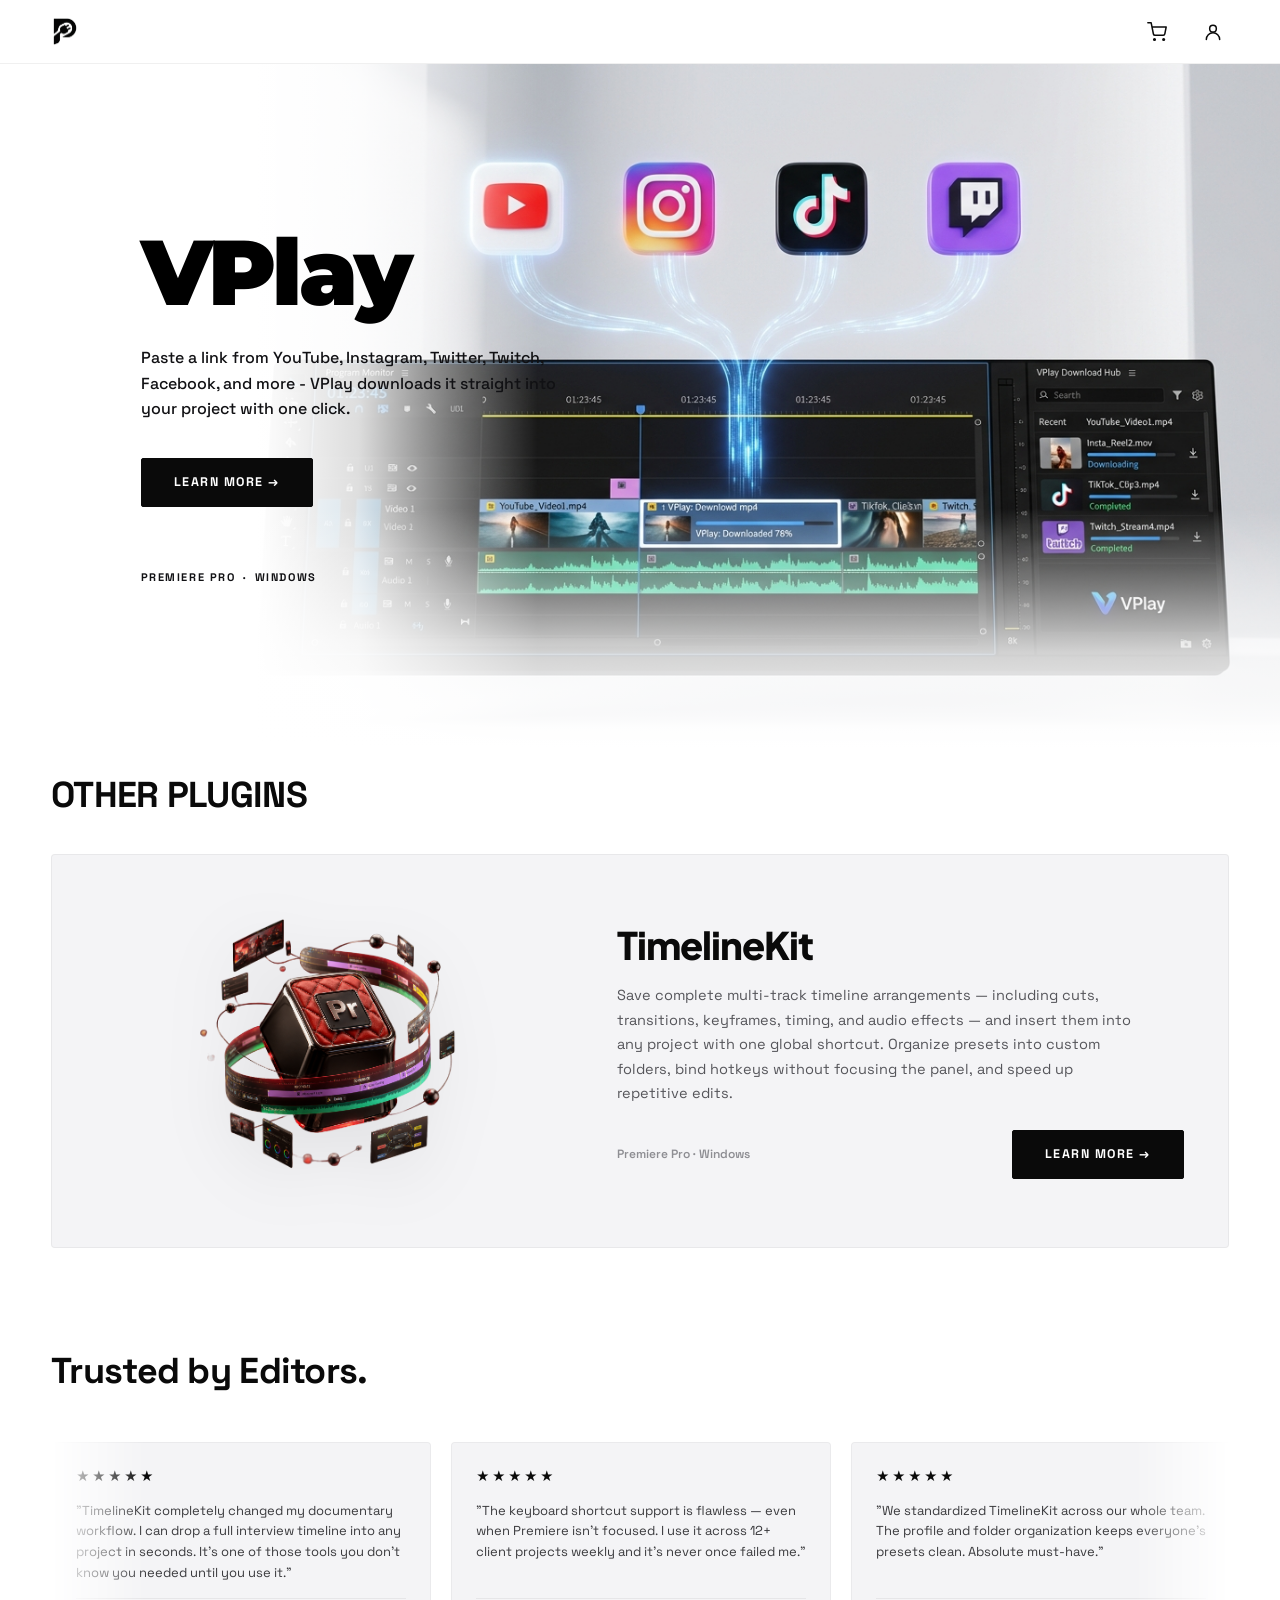
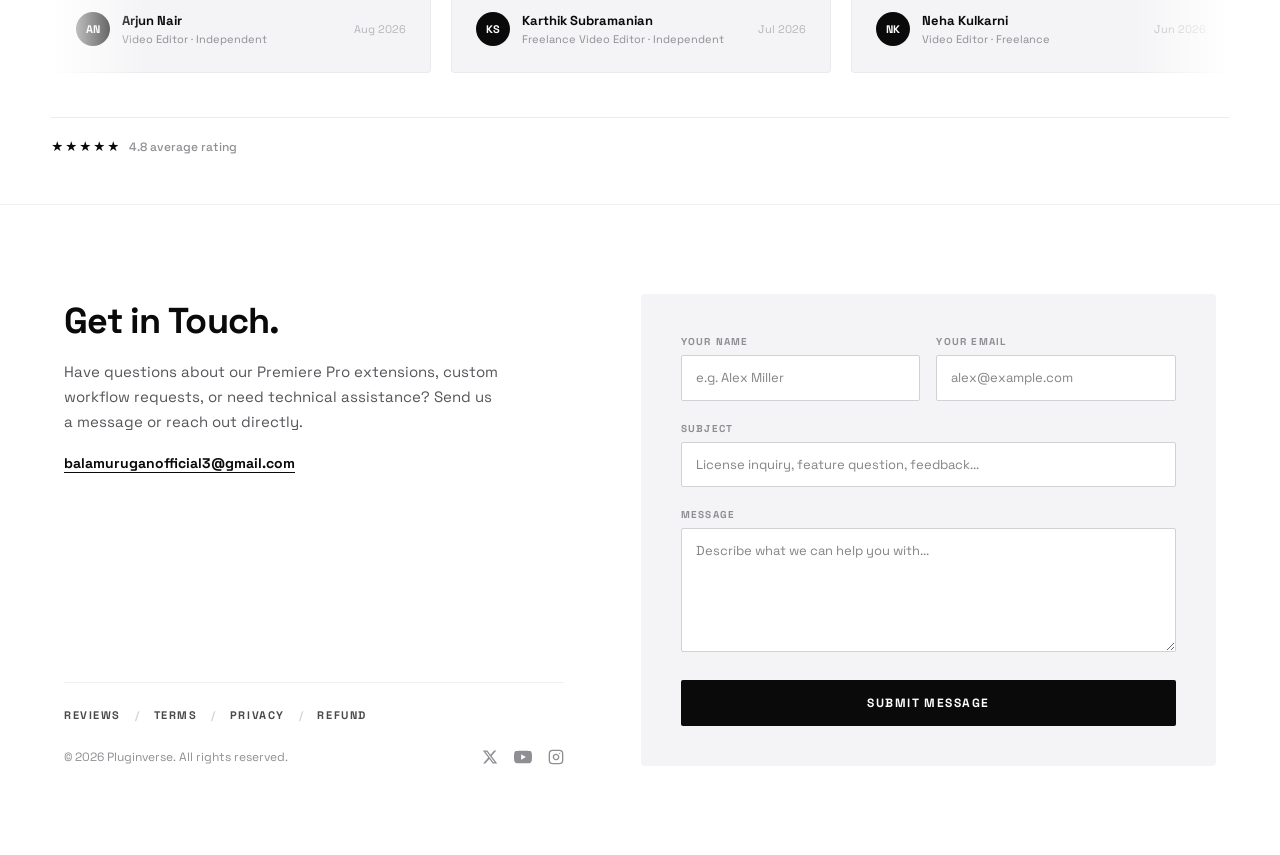
<file: index.html>
<!doctype html>
<html lang="en">
  <head>
    
    <meta charset="UTF-8" />
    <meta name="viewport" content="width=device-width, initial-scale=1.0" />
    <link rel="icon" type="image/png" href="/pluginverse-logo.png" />
    <meta name="theme-color" content="#08090b" />
    <title>Pluginverse</title>
    <script src="https://cdn.paddle.com/paddle/v2/paddle.js"></script>
    
    <meta name="description" content="Discover and purchase Premiere Pro plugins in a streamlined, single-page store featuring a manual carousel for showcasing products.">
    <meta name="robots" content="noindex, nofollow">
    <meta property="og:title" content="Figma Make App">
    <meta property="og:description" content="Discover and purchase Premiere Pro plugins in a streamlined, single-page store featuring a manual carousel for showcasing products.">
    <script type="module" crossorigin src="/assets/index-BxMz9xSy.js"></script>
    <link rel="stylesheet" crossorigin href="/assets/index-x8Dbnsmu.css">
  </head>
  <body>
    
    <div id="root"></div>
    
  </body>
</html>
</file>
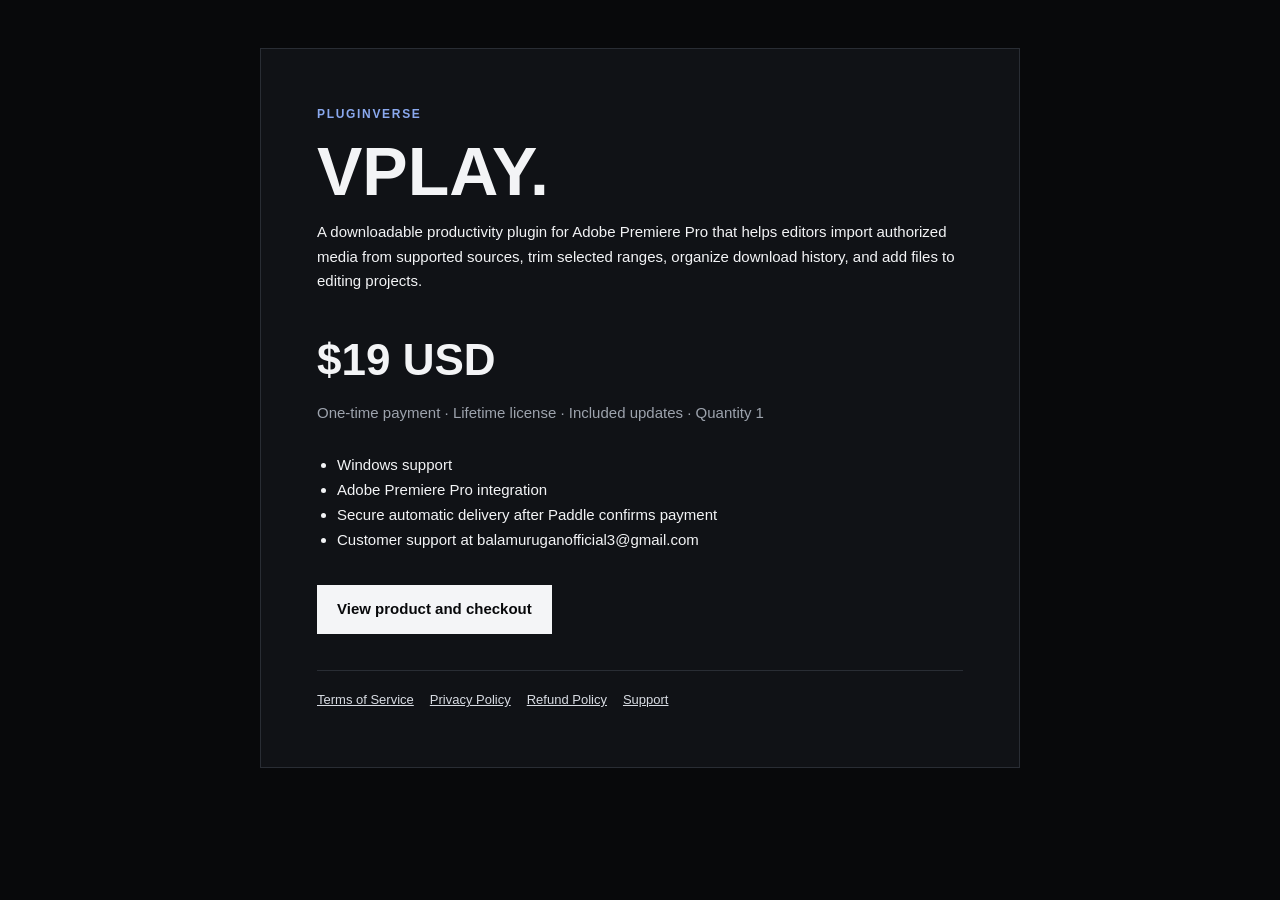
<file: pricing/index.html>
<!doctype html>
<html lang="en">
  <head>
    <meta charset="UTF-8" />
    <meta name="viewport" content="width=device-width, initial-scale=1.0" />
    <meta name="description" content="Pluginverse VPlay pricing: one-time $19 purchase for Windows." />
    <title>VPlay Pricing | Pluginverse</title>
    <style>
      * { box-sizing: border-box; }
      body { margin: 0; min-height: 100vh; padding: 48px 20px; background: #08090b; color: #f3f4f6; font: 15px/1.65 Arial, sans-serif; }
      main { width: min(760px, 100%); margin: 0 auto; background: #101216; border: 1px solid #292d34; padding: clamp(24px, 6vw, 56px); }
      h1 { margin: 0; font-size: clamp(36px, 8vw, 68px); line-height: 1; }
      .eyebrow { margin: 0 0 12px; color: #8aa9ef; font-size: 12px; font-weight: 700; letter-spacing: .14em; }
      .price { margin: 30px 0 4px; font-size: 44px; font-weight: 800; }
      .license { margin: 0 0 28px; color: #9da3ad; }
      ul { padding-left: 20px; }
      a.button { display: inline-block; margin-top: 18px; padding: 12px 20px; background: #f4f5f7; color: #08090b; font-weight: 700; text-decoration: none; }
      footer { margin-top: 36px; padding-top: 18px; border-top: 1px solid #292d34; display: flex; flex-wrap: wrap; gap: 16px; font-size: 13px; }
      footer a { color: #d8dce3; }
    </style>
  </head>
  <body>
    <main>
      <p class="eyebrow">PLUGINVERSE</p>
      <h1>VPLAY.</h1>
      <p>A downloadable productivity plugin for Adobe Premiere Pro that helps editors import authorized media from supported sources, trim selected ranges, organize download history, and add files to editing projects.</p>
      <p class="price">$19 USD</p>
      <p class="license">One-time payment · Lifetime license · Included updates · Quantity 1</p>
      <ul>
        <li>Windows support</li>
        <li>Adobe Premiere Pro integration</li>
        <li>Secure automatic delivery after Paddle confirms payment</li>
        <li>Customer support at balamuruganofficial3@gmail.com</li>
      </ul>
      <a class="button" href="/">View product and checkout</a>
      <footer>
        <a href="/#/terms">Terms of Service</a>
        <a href="/#/privacy">Privacy Policy</a>
        <a href="/#/refund">Refund Policy</a>
        <a href="mailto:balamuruganofficial3@gmail.com">Support</a>
      </footer>
    </main>
  </body>
</html>
</file>
<file: assets/index-x8Dbnsmu.css>
@import "https://fonts.googleapis.com/css2?family=Inter:wght@300;400;500;600;700;800;900&family=Montserrat:wght@800;900&family=Outfit:wght@800;900&family=Plus+Jakarta+Sans:wght@700;800;900&family=Space+Grotesk:wght@400;500;600;700&display=swap";@layer components;@layer properties{@supports (((-webkit-hyphens:none)) and (not (margin-trim:inline))) or ((-moz-orient:inline) and (not (color:rgb(from red r g b)))){*,:before,:after,::backdrop{--tw-rotate-x:initial;--tw-rotate-y:initial;--tw-rotate-z:initial;--tw-skew-x:initial;--tw-skew-y:initial;--tw-border-style:solid;--tw-outline-style:solid;--tw-blur:initial;--tw-brightness:initial;--tw-contrast:initial;--tw-grayscale:initial;--tw-hue-rotate:initial;--tw-invert:initial;--tw-opacity:initial;--tw-saturate:initial;--tw-sepia:initial;--tw-drop-shadow:initial;--tw-drop-shadow-color:initial;--tw-drop-shadow-alpha:100%;--tw-drop-shadow-size:initial}}}@layer theme{:root,:host{--font-sans:-apple-system, BlinkMacSystemFont, "Segoe UI", Roboto, "Helvetica Neue", "Noto Sans", Arial, sans-serif, "Apple Color Emoji", "Segoe UI Emoji", "Segoe UI Symbol", "Noto Color Emoji";--font-mono:ui-monospace, SFMono-Regular, Menlo, Monaco, Consolas, "Liberation Mono", "Courier New", monospace;--default-transition-duration:.15s;--default-transition-timing-function:cubic-bezier(.4, 0, .2, 1);--default-font-family:var(--font-sans);--default-mono-font-family:var(--font-mono)}}@layer base{*,:after,:before,::backdrop{box-sizing:border-box;border:0 solid;margin:0;padding:0}::file-selector-button{box-sizing:border-box;border:0 solid;margin:0;padding:0}html,:host{-webkit-text-size-adjust:100%;tab-size:4;line-height:1.5;font-family:var(--default-font-family,-apple-system, BlinkMacSystemFont, "Segoe UI", Roboto, "Helvetica Neue", "Noto Sans", Arial, sans-serif, "Apple Color Emoji", "Segoe UI Emoji", "Segoe UI Symbol", "Noto Color Emoji");font-feature-settings:var(--default-font-feature-settings,normal);font-variation-settings:var(--default-font-variation-settings,normal);-webkit-tap-highlight-color:transparent}hr{height:0;color:inherit;border-top-width:1px}abbr:where([title]){-webkit-text-decoration:underline dotted;text-decoration:underline dotted}h1,h2,h3,h4,h5,h6{font-size:inherit;font-weight:inherit}a{color:inherit;-webkit-text-decoration:inherit;-webkit-text-decoration:inherit;-webkit-text-decoration:inherit;-webkit-text-decoration:inherit;text-decoration:inherit}b,strong{font-weight:bolder}code,kbd,samp,pre{font-family:var(--default-mono-font-family,ui-monospace, SFMono-Regular, Menlo, Monaco, Consolas, "Liberation Mono", "Courier New", monospace);font-feature-settings:var(--default-mono-font-feature-settings,normal);font-variation-settings:var(--default-mono-font-variation-settings,normal);font-size:1em}small{font-size:80%}sub,sup{vertical-align:baseline;font-size:75%;line-height:0;position:relative}sub{bottom:-.25em}sup{top:-.5em}table{text-indent:0;border-color:inherit;border-collapse:collapse}:-moz-focusring:where(:not(iframe)){outline:auto}progress{vertical-align:baseline}summary{display:list-item}ol,ul,menu{list-style:none}img,svg,video,canvas,audio,iframe,embed,object{vertical-align:middle;display:block}img,video{max-width:100%;height:auto}button,input,select,optgroup,textarea{font:inherit;font-feature-settings:inherit;font-variation-settings:inherit;letter-spacing:inherit;color:inherit;opacity:1;background-color:#0000;border-radius:0}::file-selector-button{font:inherit;font-feature-settings:inherit;font-variation-settings:inherit;letter-spacing:inherit;color:inherit;opacity:1;background-color:#0000;border-radius:0}:where(select:is([multiple],[size])) optgroup{font-weight:bolder}:where(select:is([multiple],[size])) optgroup option{padding-inline-start:20px}::file-selector-button{margin-inline-end:4px}::placeholder{opacity:1}@supports (not ((-webkit-appearance:-apple-pay-button))) or (contain-intrinsic-size:1px){::placeholder{color:currentColor}@supports (color:color-mix(in lab, red, red)){::placeholder{color:color-mix(in oklab, currentcolor 50%, transparent)}}}textarea{resize:vertical}::-webkit-search-decoration{-webkit-appearance:none}::-webkit-date-and-time-value{min-height:1lh;text-align:inherit}::-webkit-datetime-edit{display:inline-flex}::-webkit-datetime-edit-fields-wrapper{padding:0}::-webkit-datetime-edit{padding-block:0}::-webkit-datetime-edit-year-field{padding-block:0}::-webkit-datetime-edit-month-field{padding-block:0}::-webkit-datetime-edit-day-field{padding-block:0}::-webkit-datetime-edit-hour-field{padding-block:0}::-webkit-datetime-edit-minute-field{padding-block:0}::-webkit-datetime-edit-second-field{padding-block:0}::-webkit-datetime-edit-millisecond-field{padding-block:0}::-webkit-datetime-edit-meridiem-field{padding-block:0}::-webkit-calendar-picker-indicator{line-height:1}:-moz-ui-invalid{box-shadow:none}button,input:where([type=button],[type=reset],[type=submit]){appearance:button}::file-selector-button{appearance:button}::-webkit-inner-spin-button{height:auto}::-webkit-outer-spin-button{height:auto}[hidden]:where(:not([hidden=until-found])){display:none!important}}@layer utilities{.visible{visibility:visible}.absolute{position:absolute}.fixed{position:fixed}.relative{position:relative}.container{width:100%}@media (width>=40rem){.container{max-width:40rem}}@media (width>=48rem){.container{max-width:48rem}}@media (width>=64rem){.container{max-width:64rem}}@media (width>=80rem){.container{max-width:80rem}}@media (width>=96rem){.container{max-width:96rem}}.block{display:block}.flex{display:flex}.grid{display:grid}.hidden{display:none}.inline{display:inline}.inline-block{display:inline-block}.transform{transform:var(--tw-rotate-x,) var(--tw-rotate-y,) var(--tw-rotate-z,) var(--tw-skew-x,) var(--tw-skew-y,)}.resize{resize:both}.flex-wrap{flex-wrap:wrap}.border{border-style:var(--tw-border-style);border-width:1px}.text-center{text-align:center}.outline{outline-style:var(--tw-outline-style);outline-width:1px}.filter{filter:var(--tw-blur,) var(--tw-brightness,) var(--tw-contrast,) var(--tw-grayscale,) var(--tw-hue-rotate,) var(--tw-invert,) var(--tw-saturate,) var(--tw-sepia,) var(--tw-drop-shadow,)}.transition{transition-property:color,background-color,border-color,outline-color,text-decoration-color,fill,stroke,--tw-gradient-from,--tw-gradient-via,--tw-gradient-to,opacity,box-shadow,transform,translate,scale,rotate,filter,-webkit-backdrop-filter,backdrop-filter,display,content-visibility,overlay,pointer-events;transition-timing-function:var(--tw-ease,var(--default-transition-timing-function));transition-duration:var(--tw-duration,var(--default-transition-duration))}}:root{--bg-page:#fff;--bg-hero:#f8f8fa;--bg-card:#f4f4f6;--bg-card-hover:#ececee;--text-primary:#0a0a0a;--text-secondary:#4a4a4d;--text-muted:#8e8e93;--text-light:#b5b5ba;--border-subtle:#00000014;--border-strong:#0a0a0a;--accent-blue:#1d4ed8;--accent-blue-border:#2563eb}*{box-sizing:border-box;margin:0;padding:0}html,body,#root{background-color:var(--bg-page);width:100%;min-height:100%;color:var(--text-primary);-webkit-font-smoothing:antialiased;-moz-osx-font-smoothing:grayscale;font-family:Space Grotesk,Inter,-apple-system,BlinkMacSystemFont,Segoe UI,Roboto,sans-serif}::selection{color:#fff;background:#0a0a0a}.app-shell{background-color:var(--bg-page);flex-direction:column;width:100%;min-height:100vh;display:flex;position:relative}.minimal-navbar{z-index:100;background:#fff;border-bottom:1px solid #0000000f;justify-content:space-between;align-items:center;height:64px;padding:0 clamp(20px,4vw,56px);display:flex;position:sticky;top:0}.navbar-left-brand{align-items:center;display:flex}.navbar-logo-btn{cursor:pointer;background:0 0;border:none;align-items:center;padding:0;transition:opacity .2s;display:flex}.navbar-logo-btn:hover{opacity:.8}.navbar-logo-img{object-fit:contain;filter:invert();width:auto;height:32px;display:block}.navbar-right-actions{align-items:center;gap:clamp(16px,2.5vw,24px);display:flex}.navbar-icon-btn{cursor:pointer;color:#0a0a0a;background:0 0;border:none;border-radius:4px;justify-content:center;align-items:center;padding:6px;transition:opacity .15s,transform .15s;display:flex;position:relative}.navbar-icon-btn:hover{opacity:.7}.navbar-icon-btn:active{transform:scale(.95)}.navbar-icon-btn.is-active{color:#0a0a0a}.navbar-badge{color:#fff;background:#0a0a0a;border-radius:8px;justify-content:center;align-items:center;min-width:16px;height:16px;padding:0 4px;font-size:10px;font-weight:700;line-height:1;display:flex;position:absolute;top:0;right:-2px}.navbar-mobile-hamburger{cursor:pointer;background:0 0;border:none;flex-direction:column;justify-content:space-between;align-items:flex-end;width:24px;height:15px;margin-left:4px;padding:0;display:none}.stepped-line{transform-origin:50%;background-color:#0a0a0a;border-radius:2px;height:2px;transition:all .3s cubic-bezier(.4,0,.2,1)}.line-1{width:22px}.line-2{width:15px}.line-3{width:9px}.navbar-mobile-hamburger.is-open .line-1{width:20px;transform:translateY(6.5px)rotate(45deg)}.navbar-mobile-hamburger.is-open .line-2{opacity:0;width:0;transform:scaleX(0)}.navbar-mobile-hamburger.is-open .line-3{width:20px;transform:translateY(-6.5px)rotate(-45deg)}.mobile-offcanvas-backdrop{-webkit-backdrop-filter:blur(2px);backdrop-filter:blur(2px);z-index:90;opacity:0;pointer-events:none;overscroll-behavior:contain;background:#00000059;transition:opacity .3s;position:fixed;inset:64px 0 0}.mobile-offcanvas-backdrop.is-open{opacity:1;pointer-events:auto}.mobile-offcanvas-panel{width:100%;height:100%;box-shadow:none;overscroll-behavior:contain;-webkit-overflow-scrolling:touch;background:#fff;border-left:none;flex-direction:column;justify-content:space-between;padding:clamp(28px,6vw,40px) clamp(20px,5vw,36px);transition:transform .35s cubic-bezier(.16,1,.3,1);display:flex;position:absolute;top:0;left:0;right:0;overflow-y:auto;transform:translate(100%)}.mobile-offcanvas-backdrop.is-open .mobile-offcanvas-panel{transform:translate(0)}.mobile-offcanvas-links{flex-direction:column;gap:18px;display:flex}.offcanvas-nav-btn{text-align:left;color:#0a0a0a;cursor:pointer;background:0 0;border:none;padding:8px 0;font-size:16px;font-weight:600;transition:opacity .15s}.offcanvas-nav-btn:hover{opacity:.6}.mobile-offcanvas-footer{border-top:1px solid #0000000f;padding-top:20px}.offcanvas-legal-links{color:var(--text-muted);gap:10px;margin-bottom:8px;font-size:12px;display:flex}.offcanvas-legal-links button{color:var(--text-muted);cursor:pointer;background:0 0;border:none;font-size:12px}.offcanvas-copyright{color:var(--text-light);font-size:11px}@media (width<=768px){.navbar-mobile-hamburger{display:flex}}.showcase-page-container{flex-direction:column;flex:1;width:100%;display:flex}.homepage-section{width:100%;max-width:1300px;margin:0 auto;padding:48px clamp(16px,4vw,56px)}.homepage-section-header{flex-wrap:wrap;justify-content:space-between;align-items:flex-end;gap:16px;margin-bottom:32px;display:flex}.homepage-section-title{color:#0a0a0a;letter-spacing:-.02em;font-size:clamp(24px,3vw,36px);font-weight:800}.editorial-section-tag{letter-spacing:.16em;color:var(--text-muted);text-transform:uppercase;margin-bottom:8px;font-size:10px;font-weight:700;display:block}.editorial-hero-spec-pill{letter-spacing:.14em;color:#111114;align-items:center;gap:8px;margin-top:18px;font-size:11px;font-weight:700;display:flex}.timelinekit-hero-card{margin-bottom:32px}.other-plugin-card{background:var(--bg-card);border:1px solid #0000000d;border-radius:4px;grid-template-columns:1fr 1.2fr;align-items:center;gap:clamp(24px,4vw,48px);padding:clamp(24px,4vw,44px);display:grid}.other-plugin-media{background:0 0;justify-content:center;align-items:center;width:100%;padding:12px;display:flex}.other-plugin-img{object-fit:contain;filter:drop-shadow(0 16px 32px #00000014);max-width:100%;max-height:280px}.other-plugin-content{flex-direction:column;gap:16px;display:flex}.other-plugin-title{color:#0a0a0a;letter-spacing:-.025em;font-family:Plus Jakarta Sans,Inter,-apple-system,BlinkMacSystemFont,Segoe UI,Roboto,sans-serif;font-size:clamp(28px,3.2vw,38px);font-weight:800;line-height:1.15}.other-plugin-desc{color:#55555a;max-width:520px;font-size:14.5px;line-height:1.7}.other-plugin-bottom{flex-wrap:wrap;justify-content:space-between;align-items:center;gap:16px;margin-top:8px;display:flex}.other-plugin-badges{align-items:center;gap:10px;display:flex}.badge-coming-soon{letter-spacing:.1em;color:#fff;background:#0a0a0a;border-radius:2px;padding:4px 10px;font-size:10px;font-weight:700}.other-plugin-host{color:var(--text-muted);font-size:12px;font-weight:600}.editorial-hero-section{width:100%;max-width:1300px;margin:0 auto;padding:clamp(16px,3vw,36px) clamp(16px,4vw,56px) 20px}.editorial-hero-section.is-fullwidth-hero{background-position:calc(100% + 100px) 0;background-repeat:no-repeat;background-size:cover;border-bottom:none;align-items:center;width:100%;max-width:100%;min-height:clamp(580px,76vh,840px);padding:0;display:flex;position:relative;overflow:hidden}.editorial-hero-section.is-fullwidth-hero:before{content:"";pointer-events:none;z-index:1;background:linear-gradient(#fff0 0% 65%,#fffc 86%,#fff 100%),linear-gradient(90deg,#fff 0% 20%,#ffffffd9 28%,#fff0 42%);position:absolute;inset:0}#other-plugins.homepage-section{padding-top:20px}.editorial-hero-card.is-fullwidth-card{z-index:2;background:0 0;border:none;border-radius:0;align-items:center;width:100%;max-width:100%;min-height:clamp(540px,68vh,740px);margin:0;padding:clamp(48px,6vw,84px) clamp(24px,5vw,72px);display:flex;position:relative}.editorial-outline-btn.is-learn-more{color:#fff;background:#0a0a0a;border-color:#0a0a0a;padding:14px 32px;font-size:12.5px}.editorial-outline-btn.is-learn-more:hover{color:#fff;background:#262626;border-color:#262626}.editorial-outline-btn.is-primary{color:#fff;background:#0a0a0a;border-color:#0a0a0a}.editorial-outline-btn.is-primary:hover{background:#262626}.product-page-container{flex-direction:column;width:100%;display:flex}.product-hero-section{width:100%;max-width:1280px;margin:0 auto;padding:clamp(32px,5vw,64px) clamp(20px,4vw,56px) clamp(40px,5vw,64px)}.product-hero-inner{grid-template-columns:1.15fr 1fr;align-items:center;gap:clamp(32px,5vw,64px);display:grid}.product-hero-left{flex-direction:column;align-items:flex-start;display:flex}.product-hero-back-link{color:#71717a;cursor:pointer;background:0 0;border:none;align-items:center;gap:6px;margin-bottom:20px;padding:0;font-size:13px;font-weight:600;transition:color .15s,transform .15s;display:inline-flex}.product-hero-back-link:hover{color:#0a0a0a;transform:translate(-3px)}.product-hero-title{color:#000;letter-spacing:-.03em;margin:8px 0 16px;font-family:Plus Jakarta Sans,Inter,-apple-system,BlinkMacSystemFont,Segoe UI,Roboto,sans-serif;font-size:clamp(38px,4.5vw,56px);font-weight:900;line-height:1.05}.product-hero-description{color:#111114;max-width:520px;margin-bottom:24px;font-size:15.5px;font-weight:500;line-height:1.7}.product-hero-actions{flex-wrap:wrap;align-items:center;gap:14px;margin-bottom:24px;display:flex}.product-hero-tour-btn{color:#0a0a0a;cursor:pointer;background:0 0;border:1px solid #00000026;border-radius:2px;align-items:center;gap:8px;padding:12px 20px;font-size:13px;font-weight:700;transition:all .15s;display:inline-flex}.product-hero-tour-btn:hover{background:#0000000a;border-color:#0a0a0a}.product-hero-spec-pill{letter-spacing:.14em;color:#111114;align-items:center;gap:8px;margin-top:4px;font-size:11px;font-weight:700;display:flex}.product-hero-right{justify-content:center;align-items:center;display:flex}.product-hero-media{justify-content:center;align-items:center;width:100%;padding:12px;display:flex}.product-hero-img{object-fit:contain;filter:drop-shadow(0 20px 40px #00000014);max-width:100%;max-height:380px}.product-features-section{border-top:1px solid #0000000d;width:100%;max-width:1280px;margin:0 auto;padding:clamp(56px,7vw,96px) clamp(20px,4vw,56px)}.product-section-header{margin-bottom:clamp(40px,5vw,64px)}.product-section-title{color:#0a0a0a;letter-spacing:-.025em;font-family:Plus Jakarta Sans,Inter,-apple-system,BlinkMacSystemFont,sans-serif;font-size:clamp(26px,3.2vw,38px);font-weight:800;line-height:1.15}.product-section-subtitle{color:#71717a;max-width:580px;margin-top:10px;font-size:15px;line-height:1.6}.product-feature-rows{flex-direction:column;gap:clamp(56px,7vw,88px);display:flex}.vplay-demo-grid{grid-template-columns:repeat(3,minmax(0,1fr));align-items:start;gap:clamp(18px,2.4vw,32px);display:grid}.vplay-demo-card{min-width:0;margin:0}.vplay-demo-window{aspect-ratio:447/639;background:#17191d;border:1px solid #0000001f;border-radius:12px;overflow:hidden;box-shadow:0 18px 50px -24px #00000059}.vplay-demo-animation{object-fit:cover;object-position:top center;width:100%;height:100%;display:block}.vplay-demo-card figcaption{color:#0a0a0a;letter-spacing:-.025em;margin-top:16px;font-family:Plus Jakarta Sans,Inter,-apple-system,BlinkMacSystemFont,sans-serif;font-size:clamp(17px,1.45vw,21px);font-weight:800;line-height:1.3}.product-feature-row{grid-template-columns:1.15fr 1fr;align-items:center;gap:clamp(32px,5vw,64px);display:grid}.product-feature-row.is-reversed{direction:rtl}.product-feature-row.is-reversed>*{direction:ltr}.product-feature-media{background:#fff;border:1px solid #00000014;border-radius:6px;justify-content:center;align-items:center;width:100%;padding:0;display:flex;overflow:hidden;box-shadow:0 12px 32px -8px #00000012}.product-feature-img{object-fit:cover;width:100%;height:auto;display:block}.product-feature-copy{flex-direction:column;gap:12px;display:flex}.product-feature-heading{color:#0a0a0a;letter-spacing:-.02em;font-family:Plus Jakarta Sans,Inter,-apple-system,BlinkMacSystemFont,sans-serif;font-size:clamp(20px,2.4vw,26px);font-weight:800;line-height:1.25}.product-feature-body{color:#55555a;font-size:14.5px;line-height:1.75}.purchase-loading-btn{cursor:default;opacity:1;min-width:126px}.purchase-loading-dots{justify-content:center;align-items:center;gap:5px;height:12px;display:inline-flex}.purchase-loading-dots i{background:currentColor;border-radius:50%;width:4px;height:4px;animation:1.05s ease-in-out infinite purchase-dot}.purchase-loading-dots i:nth-child(2){animation-delay:.14s}.purchase-loading-dots i:nth-child(3){animation-delay:.28s}.library-loading-state{color:#0a0a0a;justify-content:center;align-items:center;min-height:clamp(260px,42vh,460px);display:flex}.library-loading-state .purchase-loading-dots{gap:7px}.library-loading-state .purchase-loading-dots i{width:5px;height:5px}@keyframes purchase-dot{0%,60%,to{opacity:.28;transform:translateY(0)}30%{opacity:1;transform:translateY(-3px)}}@media (prefers-reduced-motion:reduce){.purchase-loading-dots i{opacity:.65;animation:none}}.product-compare-section{border-top:1px solid #0000000d;width:100%;max-width:1080px;margin:0 auto;padding:clamp(48px,6vw,72px) clamp(20px,4vw,56px)}.specs-compare-grid{grid-template-columns:1fr 1fr;gap:24px;display:grid}.specs-compare-card{background:#fafafa;border:1px solid #0000000f;border-radius:6px;padding:clamp(24px,3vw,36px)}.specs-compare-card.is-new{background:#fff;border-color:#0000001f;box-shadow:0 10px 30px -8px #0000000f}.specs-compare-card-title{color:#0a0a0a;letter-spacing:-.01em;margin-bottom:20px;font-size:15px;font-weight:800}.specs-compare-items{flex-direction:column;gap:16px;display:flex}.specs-compare-item{color:#4a4a4d;align-items:flex-start;gap:12px;font-size:13.5px;line-height:1.55;display:flex}.specs-compare-cross{color:#e11d48;flex-shrink:0;margin-top:1px;font-size:13px;font-weight:800}.specs-compare-check{color:#10b981;flex-shrink:0;margin-top:1px;font-size:13px;font-weight:800}.product-bottom-cta{width:100%;max-width:1280px;margin:0 auto;padding:clamp(32px,4vw,48px) clamp(20px,4vw,56px) clamp(64px,8vw,96px)}.product-cta-box{text-align:center;background:#fafafa;border:1px solid #0000000f;border-radius:8px;flex-direction:column;align-items:center;padding:clamp(40px,6vw,64px) clamp(24px,4vw,48px);display:flex}.product-cta-title{color:#0a0a0a;letter-spacing:-.02em;margin:10px 0 12px;font-family:Plus Jakarta Sans,Inter,-apple-system,BlinkMacSystemFont,sans-serif;font-size:clamp(24px,3vw,36px);font-weight:800}.product-cta-desc{color:#55555a;max-width:520px;margin-bottom:28px;font-size:15px;line-height:1.6}.product-cta-actions{flex-wrap:wrap;justify-content:center;align-items:center;gap:16px;display:flex}.editorial-hero-card{background:var(--bg-hero);border-radius:4px;grid-template-columns:1.1fr 1.3fr;align-items:center;gap:clamp(24px,4vw,60px);min-height:460px;padding:clamp(32px,5vw,64px) clamp(24px,5vw,72px);display:grid;position:relative}.editorial-hero-left{z-index:2;flex-direction:column;justify-content:center;align-items:flex-start;gap:4px;padding-left:clamp(24px,6vw,100px);display:flex}.editorial-hero-title{color:#000;letter-spacing:-.04em;margin-bottom:20px;font-family:Montserrat,Outfit,Plus Jakarta Sans,-apple-system,sans-serif;font-size:clamp(56px,7.5vw,92px);font-weight:900;line-height:.98}.editorial-hero-title .accent{color:var(--accent-blue)}.editorial-hero-description{color:#111114;max-width:420px;margin-top:4px;margin-bottom:32px;font-size:clamp(14.5px,1.25vw,16.5px);font-weight:500;line-height:1.6}.editorial-hero-actions{flex-wrap:wrap;align-items:center;gap:16px;margin-bottom:40px;display:flex}.editorial-outline-btn{border:1.5px solid var(--accent-blue-border);color:var(--accent-blue);letter-spacing:.12em;text-transform:uppercase;cursor:pointer;background:0 0;border-radius:2px;padding:11px 26px;font-size:12px;font-weight:700;transition:all .2s}.editorial-outline-btn:hover{background:var(--accent-blue);color:#fff}.editorial-outline-btn.is-disabled{color:#8e8e93;cursor:not-allowed;background:0 0;border-color:#d1d1d6}.editorial-text-btn{color:#0a0a0a;cursor:pointer;background:0 0;border:none;padding:8px 12px;font-size:13px;font-weight:600;transition:opacity .15s}.editorial-text-btn:hover{opacity:.7}.editorial-details-link{color:var(--text-muted);cursor:pointer;background:0 0;border:none;align-items:center;gap:6px;padding:0;font-size:12px;font-weight:500;transition:color .15s;display:flex}.editorial-details-link:hover{color:#0a0a0a}.editorial-hero-right{flex-direction:column;justify-content:center;align-items:flex-end;width:100%;height:100%;padding-right:clamp(24px,6vw,100px);display:flex;position:relative}.editorial-hero-img-wrapper{justify-content:flex-end;align-items:center;width:100%;padding:20px 0;display:flex;position:relative}.editorial-hero-img{object-fit:contain;filter:drop-shadow(0 20px 30px #00000014);max-width:90%;max-height:320px;animation:.4s ease-out fadeIn}.editorial-hero-img.is-full-hero-banner{filter:none;border-radius:8px;width:auto;max-width:100%;max-height:380px;box-shadow:0 16px 36px #00000017}@keyframes fadeIn{0%{opacity:0;transform:translateY(6px)}to{opacity:1;transform:translateY(0)}}.editorial-hero-shadow{pointer-events:none;background:radial-gradient(#0000001a 0%,#0000 70%);width:60%;height:16px;position:absolute;bottom:0}.editorial-slider-controls{color:#0a0a0a;align-items:center;gap:12px;font-size:12px;font-weight:600;display:flex;position:absolute;bottom:0;right:0}.slider-current-num,.slider-total-num{letter-spacing:.04em;font-size:12px}.slider-total-num{color:var(--text-muted)}.slider-track-line{background:#e5e5e8;width:44px;height:1.5px;position:relative;overflow:hidden}.slider-track-fill{background:#0a0a0a;transition:left .3s;position:absolute;top:0;bottom:0}.slider-arrow-btns{align-items:center;gap:4px;margin-left:6px;display:flex}.slider-nav-arrow{color:#0a0a0a;cursor:pointer;background:0 0;border:none;padding:4px;font-size:15px;font-weight:700;line-height:1;transition:opacity .15s}.slider-nav-arrow:hover{opacity:.6}.editorial-category-bar{justify-content:center;width:100%;padding:36px 20px 24px;display:flex}.editorial-category-list{flex-wrap:wrap;justify-content:center;align-items:center;gap:clamp(16px,3vw,36px);display:flex}.editorial-category-item{letter-spacing:.16em;text-transform:uppercase;color:var(--text-muted);cursor:pointer;background:0 0;border:none;align-items:center;gap:6px;padding:6px 4px;font-size:11px;font-weight:700;transition:color .15s;display:flex}.editorial-category-item:hover,.editorial-category-item.is-active{color:#0a0a0a}.category-cross{color:#0a0a0a;font-size:10px}.editorial-grid-section{width:100%;max-width:1300px;margin:0 auto;padding:12px clamp(16px,4vw,56px) 60px}.editorial-grid{grid-template-columns:repeat(3,1fr);gap:clamp(16px,2.5vw,28px);display:grid}.editorial-card{background:var(--bg-card);cursor:pointer;border:1px solid #0000;border-radius:3px;flex-direction:column;justify-content:space-between;transition:transform .2s,background-color .2s,box-shadow .2s;display:flex;overflow:hidden}.editorial-card:hover{background:var(--bg-card-hover);transform:translateY(-2px);box-shadow:0 12px 24px #0000000a}.editorial-card-media{aspect-ratio:1;background:0 0;justify-content:center;align-items:center;width:100%;padding:clamp(24px,4vw,44px);display:flex}.editorial-card-img{object-fit:contain;filter:drop-shadow(0 8px 16px #0000000d);max-width:100%;max-height:100%;transition:transform .3s}.editorial-card:hover .editorial-card-img{transform:scale(1.03)}.editorial-card-caption{flex-direction:column;gap:4px;padding:0 clamp(16px,2vw,24px) clamp(16px,2vw,22px);display:flex}.editorial-card-row{justify-content:space-between;align-items:baseline;gap:12px;display:flex}.editorial-card-title{color:#0a0a0a;letter-spacing:.01em;font-size:13px;font-weight:600}.editorial-card-tag{color:#0a0a0a;white-space:nowrap;font-size:12px;font-weight:600}.editorial-card-subtitle{color:var(--text-muted);font-size:11px;font-weight:400}.editorial-footer{background:#fff;border-top:1px solid #0000000f;justify-content:space-between;align-items:center;width:100%;margin-top:auto;padding:36px clamp(20px,4vw,56px);display:flex}.editorial-footer-left{align-items:center;display:flex}.editorial-lang-item{color:var(--text-muted);cursor:default;font-size:12px;font-weight:600}.editorial-footer-center{align-items:center;gap:12px;display:flex}.editorial-footer-link{letter-spacing:.14em;color:var(--text-secondary);cursor:pointer;background:0 0;border:none;padding:0;font-size:11px;font-weight:700;transition:color .15s}.editorial-footer-link:hover{color:#0a0a0a}.editorial-footer-slash{color:#d1d1d6;font-size:11px}.editorial-footer-right{align-items:center;gap:16px;display:flex}.editorial-social-link{color:var(--text-secondary);font-size:12px;font-weight:600;text-decoration:none;transition:color .15s}.editorial-social-link:hover{color:#0a0a0a}.editorial-subpage-container{width:100%;max-width:1100px;margin:0 auto;padding:32px clamp(20px,4vw,56px) 64px}.editorial-subpage-header{flex-wrap:wrap;justify-content:space-between;align-items:flex-end;gap:16px;margin-bottom:36px;display:flex}.editorial-subpage-kicker{letter-spacing:.14em;color:var(--text-muted);text-transform:uppercase;margin-bottom:6px;font-size:11px;font-weight:700;display:block}.editorial-subpage-title{color:#0a0a0a;letter-spacing:-.02em;font-size:clamp(24px,3vw,36px);font-weight:800}.cart-layout-grid{grid-template-columns:1fr 340px;align-items:start;gap:40px;display:grid}.cart-items-column{flex-direction:column;display:flex}.cart-header-row{border-bottom:1px solid var(--border-subtle);letter-spacing:.12em;color:var(--text-muted);justify-content:space-between;padding-bottom:12px;font-size:11px;font-weight:700;display:flex}.cart-item-row{border-bottom:1px solid var(--border-subtle);justify-content:space-between;align-items:center;gap:20px;padding:20px 0;display:flex}.cart-item-info{align-items:center;gap:16px;display:flex}.cart-item-thumb{background:var(--bg-card);border-radius:4px;flex-shrink:0;justify-content:center;align-items:center;width:54px;height:54px;padding:6px;display:flex}.cart-item-thumb img{object-fit:contain;max-width:100%;max-height:100%}.cart-item-meta{flex-direction:column;gap:2px;display:flex}.cart-item-title{color:#0a0a0a;font-size:15px;font-weight:700}.cart-item-sub{color:var(--text-muted);font-size:12px}.cart-item-controls{align-items:center;gap:20px;display:flex}.cart-qty-stepper{background:#fff;border:1px solid #d1d1d6;border-radius:2px;align-items:center;display:flex}.cart-qty-stepper button{cursor:pointer;color:#0a0a0a;background:0 0;border:none;width:28px;height:28px;font-size:14px}.cart-qty-stepper span{padding:0 6px;font-size:13px;font-weight:600}.cart-item-price{color:#0a0a0a;text-align:right;min-width:50px;font-size:16px;font-weight:700}.cart-item-remove{cursor:pointer;color:var(--text-muted);background:0 0;border:none;padding:4px;transition:color .15s}.cart-item-remove:hover{color:#e11d48}.cart-summary-card{background:var(--bg-card);border-radius:4px;flex-direction:column;gap:18px;padding:24px;display:flex}.cart-summary-head span{letter-spacing:.12em;color:var(--text-muted);font-size:11px;font-weight:700}.cart-summary-body{border-top:1px solid #0000000f;border-bottom:1px solid #0000000f;flex-direction:column;gap:10px;padding:10px 0;display:flex}.cart-summary-line{color:var(--text-secondary);justify-content:space-between;font-size:13px;display:flex}.cart-summary-total{color:#0a0a0a;justify-content:space-between;align-items:baseline;font-size:14px;font-weight:700;display:flex}.cart-summary-total span:last-child{font-size:22px;font-weight:800}.cart-checkout-btn{color:#fff;letter-spacing:.12em;cursor:pointer;background:#0a0a0a;border:none;border-radius:2px;padding:14px;font-size:12px;font-weight:700;transition:opacity .2s}.cart-checkout-btn:hover{opacity:.85}.cart-empty-state{text-align:center;flex-direction:column;justify-content:center;align-items:center;gap:12px;padding:80px 20px;display:flex}.cart-empty-icon{background:var(--bg-card);width:56px;height:56px;color:var(--text-muted);border-radius:50%;place-items:center;display:grid}.cart-empty-title{color:#0a0a0a;font-size:18px;font-weight:700}.cart-empty-desc{color:var(--text-muted);font-size:13px}.is-reviews-section{position:relative;overflow:hidden}.reviews-carousel-viewport{width:100%;padding:12px 0 20px;position:relative;overflow:hidden;-webkit-mask-image:linear-gradient(90deg,#0000,#000 8% 92%,#0000);mask-image:linear-gradient(90deg,#0000,#000 8% 92%,#0000)}.reviews-carousel-track{gap:20px;width:max-content;animation:36s linear infinite reviewScroll;display:flex}.reviews-carousel-track:hover{animation-play-state:paused}@keyframes reviewScroll{0%{transform:translate(0)}to{transform:translate(-50%)}}.testimonial-editorial-card{background:var(--bg-card);border:1px solid #0000000a;border-radius:4px;flex-direction:column;justify-content:space-between;gap:16px;padding:24px 28px;transition:transform .2s,box-shadow .2s;display:flex}.testimonial-editorial-card.is-carousel-card{flex-shrink:0;width:380px}.testimonial-editorial-card:hover{transform:translateY(-2px);box-shadow:0 10px 24px #0000000a}.testimonial-editorial-text{color:#3a3a3d;font-size:14px;font-style:normal;font-weight:400;line-height:1.6}.testimonial-avatar-circle{color:#fff;background:#0a0a0a;border-radius:50%;flex-shrink:0;justify-content:center;align-items:center;width:32px;height:32px;font-size:11px;font-weight:700;display:flex}.testimonial-author-col{flex-direction:column;flex:1;display:flex}.testimonial-author-role,.testimonial-date{color:var(--text-muted);font-size:11px}.testimonials-summary-row{border-top:1px solid #0000000f;justify-content:space-between;align-items:center;margin-top:24px;padding-top:16px;display:flex}.testimonials-avg{color:var(--text-muted);align-items:center;gap:10px;font-size:12px;font-weight:500;display:flex}.testimonials-star-badge{color:#0a0a0a;letter-spacing:2px;font-size:12px}.is-contact-footer-section{border-top:1px solid #0000000f;width:100%;max-width:100%;padding:clamp(64px,7vw,96px) clamp(24px,5vw,72px)}.contact-footer-grid{grid-template-columns:1fr 1.15fr;align-items:stretch;gap:clamp(32px,6vw,80px);display:grid}.contact-footer-left{flex-direction:column;justify-content:space-between;gap:40px;display:flex}.contact-footer-header{flex-direction:column;align-items:flex-start;gap:12px;display:flex}.contact-footer-desc{color:#55555a;max-width:440px;font-size:15px;line-height:1.65}.contact-footer-email{color:#0a0a0a;text-underline-offset:4px;margin-top:6px;font-size:14px;font-weight:700;text-decoration:underline;transition:opacity .2s;display:inline-block}.contact-footer-email:hover{opacity:.7}.contact-footer-nav-block{border-top:1px solid #0000000f;flex-direction:column;gap:24px;padding-top:24px;display:flex}.contact-footer-links-row{letter-spacing:.06em;flex-wrap:wrap;align-items:center;gap:14px;font-size:12px;font-weight:600;display:flex}.contact-footer-bottom-row{flex-wrap:wrap;justify-content:space-between;align-items:center;gap:16px;display:flex}.contact-footer-copy{color:var(--text-muted);font-size:12px}.editorial-footer-socials{align-items:center;gap:16px;display:flex}.editorial-social-icon-btn{color:var(--text-muted);justify-content:center;align-items:center;transition:color .15s,transform .15s;display:flex}.editorial-social-icon-btn:hover{color:#0a0a0a;transform:translateY(-1px)}.contact-footer-right-col{width:100%}.contact-footer-right-col .editorial-form-card{max-width:100%;margin:0}.editorial-form-card{background:var(--bg-card);border-radius:4px;max-width:620px;margin:0 auto;padding:clamp(24px,4vw,40px)}.editorial-contact-form{flex-direction:column;gap:20px;display:flex}.form-two-col{grid-template-columns:1fr 1fr;gap:16px;display:grid}.form-field-group{flex-direction:column;gap:6px;display:flex}.form-label{letter-spacing:.12em;color:var(--text-muted);font-size:10px;font-weight:700}.form-input{color:#0a0a0a;background:#fff;border:1px solid #d1d1d6;border-radius:2px;outline:none;width:100%;padding:12px 14px;font-family:inherit;font-size:13px;transition:border-color .2s}.form-input:focus{border-color:#0a0a0a}.form-textarea{resize:vertical}.form-submit-btn{color:#fff;letter-spacing:.12em;cursor:pointer;background:#0a0a0a;border:none;border-radius:2px;margin-top:8px;padding:14px 28px;font-size:12px;font-weight:700;transition:opacity .2s}.form-submit-btn:hover{opacity:.85}.contact-sent-state{text-align:center;flex-direction:column;justify-content:center;align-items:center;gap:12px;padding:40px 20px;display:flex}.contact-sent-icon{color:#fff;background:#0a0a0a;border-radius:50%;place-items:center;width:48px;height:48px;font-size:20px;display:grid}.contact-sent-title{color:#0a0a0a;font-size:18px;font-weight:800}.contact-sent-desc{color:var(--text-secondary);font-size:13px}.editorial-tab-pills{gap:8px;display:flex}.editorial-tab-pill{color:var(--text-secondary);letter-spacing:.08em;cursor:pointer;background:#fff;border:1px solid #d1d1d6;border-radius:2px;padding:7px 16px;font-size:11px;font-weight:700;transition:all .15s}.editorial-tab-pill.is-active,.editorial-tab-pill:hover{color:#fff;background:#0a0a0a;border-color:#0a0a0a}.testimonials-editorial-grid{grid-template-columns:repeat(3,1fr);gap:20px;margin-bottom:32px;display:grid}.testimonial-editorial-card{background:var(--bg-card);border-radius:4px;flex-direction:column;gap:14px;padding:24px;transition:transform .2s,background-color .2s;display:flex}.testimonial-editorial-card:hover{background:var(--bg-card-hover);transform:translateY(-2px)}.testimonial-rating-stars{color:#0a0a0a;letter-spacing:2px;font-size:13px}.testimonial-editorial-text{color:#3a3a3d;flex:1;font-size:13px;line-height:1.6}.testimonial-editorial-footer{border-top:1px solid #0000000f;align-items:center;gap:12px;padding-top:12px;display:flex}.testimonial-avatar-circle{color:#fff;background:#0a0a0a;border-radius:50%;flex-shrink:0;place-items:center;width:34px;height:34px;font-size:11px;font-weight:700;display:grid}.testimonial-author-col{flex-direction:column;flex:1;gap:1px;display:flex}.testimonial-author-name{color:#0a0a0a;font-size:13px;font-weight:700}.testimonial-author-role{color:var(--text-muted);font-size:11px}.testimonial-date{color:var(--text-light);font-size:11px}.testimonials-summary-row{border-top:1px solid var(--border-subtle);color:var(--text-muted);justify-content:space-between;align-items:center;padding-top:20px;font-size:12px;display:flex}.testimonials-avg{align-items:center;gap:8px;display:flex}.testimonials-star-badge{color:#0a0a0a;letter-spacing:1px}.editorial-article-card{background:var(--bg-card);border-radius:4px;padding:clamp(24px,4vw,44px)}.article-updated-date{color:var(--text-muted);margin-bottom:24px;font-size:12px}.article-section{margin-top:24px}.article-section-title{color:#0a0a0a;margin-bottom:8px;font-size:15px;font-weight:700}.article-section-body{color:#4a4a4d;font-size:13px;line-height:1.7}.details-drawer-backdrop{-webkit-backdrop-filter:blur(4px);backdrop-filter:blur(4px);z-index:500;background:#0006;justify-content:flex-end;display:flex;position:fixed;inset:0}.details-drawer-panel{background:#fff;flex-direction:column;width:min(540px,100vw);height:100%;animation:.25s ease-out slideInRight;display:flex;overflow:hidden;box-shadow:-8px 0 32px #0000001a}@keyframes slideInRight{0%{transform:translate(100%)}to{transform:translate(0)}}.details-drawer-header{border-bottom:1px solid #0000000f;justify-content:space-between;align-items:flex-start;padding:24px 28px;display:flex}.details-drawer-kicker{letter-spacing:.12em;color:var(--text-muted);text-transform:uppercase;font-size:11px;font-weight:700}.details-drawer-title{color:#0a0a0a;margin-top:4px;font-size:22px;font-weight:800}.details-drawer-close{cursor:pointer;color:var(--text-secondary);background:0 0;border:none;padding:4px;font-size:18px}.details-drawer-content{flex-direction:column;flex:1;gap:24px;padding:24px 28px;display:flex;overflow-y:auto}.details-drawer-desc{color:#55555a;font-size:14px;line-height:1.6}.specs-minimal-bar{background:var(--bg-card);border-radius:4px;justify-content:space-between;align-items:center;padding:12px 20px;display:flex}.specs-min-item{flex-direction:column;gap:2px;display:flex}.specs-min-label{letter-spacing:.1em;color:var(--text-muted);font-size:10px;font-weight:700}.specs-min-value{color:#0a0a0a;font-size:13px;font-weight:600}.specs-min-divider{background:#e5e5e8;width:1px;height:24px}.drawer-spotlight-list{flex-direction:column;gap:20px;display:flex}.drawer-spotlight-card{background:var(--bg-card);border-radius:4px;overflow:hidden}.specs-ui-frame{background:#eaeaef;justify-content:center;align-items:center;width:100%;max-height:200px;padding:16px;display:flex}.specs-spotlight-img{object-fit:contain;border-radius:2px;max-width:100%;max-height:180px}.drawer-spotlight-text{padding:16px 20px}.drawer-spotlight-title{color:#0a0a0a;margin-bottom:6px;font-size:14px;font-weight:700}.drawer-spotlight-desc{color:#55555a;font-size:13px;line-height:1.55}.details-drawer-footer{background:#fff;border-top:1px solid #0000000f;justify-content:space-between;align-items:center;padding:20px 28px;display:flex}.details-footer-price{flex-direction:column;display:flex}.details-footer-price span{color:var(--text-muted);font-size:11px}.details-footer-price strong{color:#0a0a0a;font-size:18px;font-weight:800}.details-footer-price small{color:var(--text-muted);font-size:10px}.details-action-btn{color:#fff;letter-spacing:.1em;cursor:pointer;background:#0a0a0a;border:none;border-radius:2px;padding:12px 24px;font-size:12px;font-weight:700;transition:opacity .2s}.details-action-btn:hover{opacity:.85}.details-action-btn.is-disabled{color:#8e8e93;cursor:not-allowed;background:#e5e5e8}.video-modal-backdrop{-webkit-backdrop-filter:blur(6px);backdrop-filter:blur(6px);z-index:1100;background:#000000bf;justify-content:center;align-items:center;padding:20px;display:flex;position:fixed;inset:0}.video-modal-card{background:#fff;border-radius:4px;width:min(900px,95vw);overflow:hidden;box-shadow:0 24px 48px #0003}.video-modal-header{border-bottom:1px solid #00000014;justify-content:space-between;align-items:center;padding:16px 20px;display:flex}.video-modal-kicker{letter-spacing:.12em;color:var(--text-muted);font-size:10px;font-weight:700}.video-modal-title{color:#0a0a0a;font-size:15px;font-weight:700}.video-modal-close-btn{cursor:pointer;color:#55555a;background:0 0;border:none;font-size:18px}.video-modal-player-wrapper{aspect-ratio:16/9;background:#000;width:100%}.video-modal-player-wrapper video{width:100%;height:100%;display:block}.account-backdrop{-webkit-backdrop-filter:blur(4px);backdrop-filter:blur(4px);z-index:1200;background:#00000080;justify-content:center;align-items:center;padding:20px;display:flex;position:fixed;inset:0}.account-card{background:#fff;border-radius:4px;flex-direction:column;gap:16px;width:min(420px,95vw);padding:32px 28px;display:flex;position:relative;box-shadow:0 20px 40px #00000026}.account-close{cursor:pointer;color:var(--text-muted);background:0 0;border:none;font-size:20px;position:absolute;top:16px;right:16px}.account-kicker{letter-spacing:.14em;color:var(--text-muted);font-size:10px;font-weight:700}.account-card h2{color:#0a0a0a;letter-spacing:-.025em;margin-top:4px;font-family:Plus Jakarta Sans,Inter,-apple-system,BlinkMacSystemFont,sans-serif;font-size:26px;font-weight:800}.account-card p{color:var(--text-secondary);font-size:13px;line-height:1.5}.account-field{flex-direction:column;gap:6px;display:flex}.account-field label{color:var(--text-secondary);letter-spacing:.04em;font-size:11px;font-weight:700}.account-card input{background:var(--bg-card);color:#0a0a0a;border:1px solid #d1d1d6;border-radius:2px;outline:none;padding:10px 12px;font-size:13px;transition:border-color .15s,box-shadow .15s}.account-card input:focus{border-color:#0a0a0a}.account-card input.has-error{background:#fffbfb;border-color:#e11d48}.account-card input.has-error:focus{border-color:#e11d48;box-shadow:0 0 0 2px #e11d481f}.field-error-text{color:#e11d48;margin-top:1px;font-size:11.5px;font-weight:600}.account-error-banner{color:#be123c;background:#fef2f2;border:1px solid #fecdd3;border-radius:2px;padding:9px 12px;font-size:12px;font-weight:600}.account-success{color:#047857;background:#ecfdf5;border:1px solid #a7f3d0;border-radius:2px;padding:9px 12px;font-size:12px;font-weight:600}.account-submit{color:#fff;letter-spacing:.1em;cursor:pointer;background:#0a0a0a;border:none;border-radius:2px;margin-top:6px;padding:12px;font-size:12px;font-weight:700}.account-switch-row{justify-content:space-between;align-items:center;gap:12px;width:100%;margin-top:4px;display:flex}.account-switch-row.is-center{justify-content:center}.account-switch{color:var(--text-muted);cursor:pointer;background:0 0;border:none;padding:4px 0;font-size:12px;font-weight:500;transition:color .15s}.account-switch:hover{color:#0a0a0a}.library-page-container{flex-direction:column;gap:36px;width:100%;max-width:1100px;min-height:calc(100vh - 64px);margin:0 auto;padding:clamp(48px,6vw,80px) clamp(20px,4vw,56px);display:flex}.library-header{border-bottom:1px solid #0000000f;flex-wrap:wrap;justify-content:space-between;align-items:flex-start;gap:20px;padding-bottom:24px;display:flex}.library-header-info{flex-direction:column;gap:6px;display:flex}.library-title{color:#0a0a0a;letter-spacing:-.025em;margin:4px 0 6px;font-family:Plus Jakarta Sans,Inter,-apple-system,BlinkMacSystemFont,sans-serif;font-size:clamp(30px,3.8vw,42px);font-weight:800;line-height:1.1}.library-subtitle{color:#71717a;flex-wrap:wrap;align-items:center;gap:8px;font-size:14px;display:flex}.library-email-badge{color:#0a0a0a;background:#0000000d;border-radius:4px;padding:3px 8px;font-size:13px;font-weight:700}.library-subtitle-divider{color:#d1d1d6}.library-signout-btn{color:#0a0a0a;cursor:pointer;background:0 0;border:1px solid #0000001f;border-radius:2px;padding:9px 18px;font-size:12.5px;font-weight:600;transition:all .15s}.library-signout-btn:hover{color:#fff;background:#0a0a0a;border-color:#0a0a0a}.library-error-banner{color:#be123c;background:#fef2f2;border:1px solid #fecdd3;border-radius:4px;align-items:center;gap:10px;padding:12px 16px;font-size:13px;font-weight:500;display:flex}.library-products-grid{flex-direction:column;gap:16px;display:flex}.library-product-card{background:#fff;border:1px solid #00000014;border-radius:6px;flex-wrap:wrap;justify-content:space-between;align-items:center;gap:24px;padding:clamp(20px,3vw,28px);transition:border-color .2s,box-shadow .2s;display:flex}.library-product-card:hover{border-color:#00000026;box-shadow:0 10px 30px -6px #0000000f}.library-card-left{flex:1;align-items:center;gap:20px;min-width:280px;display:flex}.library-product-thumb{background:#f4f4f6;border:1px solid #0000000f;border-radius:6px;flex-shrink:0;justify-content:center;align-items:center;width:64px;height:64px;padding:6px;display:flex;overflow:hidden}.library-thumb-img{object-fit:contain;width:100%;height:100%}.library-product-mark{color:#0a0a0a;font-family:Plus Jakarta Sans,Inter,sans-serif;font-size:24px;font-weight:800}.library-product-meta{flex-direction:column;gap:4px;display:flex}.library-product-title-row{flex-wrap:wrap;align-items:center;gap:12px;display:flex}.library-product-name{color:#0a0a0a;letter-spacing:-.015em;font-family:Plus Jakarta Sans,Inter,-apple-system,BlinkMacSystemFont,sans-serif;font-size:20px;font-weight:800}.library-status-badge{color:#059669;letter-spacing:.02em;background:#ecfdf5;border-radius:12px;align-items:center;gap:6px;padding:2px 8px;font-size:11px;font-weight:700;display:inline-flex}.library-status-dot{background:#10b981;border-radius:50%;width:6px;height:6px}.library-product-specs{color:#71717a;font-size:13.5px}.library-card-right{align-items:center;display:flex}.library-download-btn{color:#fff;letter-spacing:.02em;cursor:pointer;background:#0a0a0a;border:1px solid #0a0a0a;border-radius:4px;align-items:center;gap:8px;padding:12px 22px;font-size:13px;font-weight:700;transition:all .15s;display:inline-flex}.library-download-btn:hover{background:#262626;border-color:#262626}.library-download-btn:disabled{opacity:.6;cursor:not-allowed}.library-spinner{border:2px solid #ffffff4d;border-top-color:#fff;border-radius:50%;width:14px;height:14px;animation:.7s linear infinite spin}@keyframes spin{to{transform:rotate(360deg)}}.library-empty-state{text-align:center;background:#fff;border:1px dashed #0000001f;border-radius:8px;flex-direction:column;align-items:center;padding:clamp(48px,6vw,80px) clamp(24px,4vw,48px);display:flex}.library-empty-icon{color:#71717a;background:#f4f4f6;border-radius:50%;justify-content:center;align-items:center;width:64px;height:64px;margin-bottom:20px;display:flex}.library-empty-title{color:#0a0a0a;margin-bottom:8px;font-family:Plus Jakarta Sans,Inter,sans-serif;font-size:22px;font-weight:800}.library-empty-desc{color:#71717a;max-width:440px;font-size:14.5px;line-height:1.6}@media (width<=1024px){.editorial-hero-card{grid-template-columns:1fr;gap:32px;padding:32px 24px}.editorial-hero-right{min-height:260px}.editorial-slider-controls{justify-content:center;margin-top:16px;position:relative;bottom:auto;right:auto}.editorial-grid,.testimonials-editorial-grid{grid-template-columns:repeat(2,1fr)}.cart-layout-grid{grid-template-columns:1fr}.product-hero-inner{grid-template-columns:1fr;gap:36px}.product-feature-row,.product-feature-row.is-reversed{direction:ltr;grid-template-columns:1fr;gap:28px}.vplay-demo-grid{grid-template-columns:1fr;gap:38px}.vplay-demo-card{width:min(100%,520px);margin-inline:auto}.vplay-demo-card figcaption{text-align:center}.specs-compare-grid{grid-template-columns:1fr}.contact-footer-grid{flex-direction:column;gap:40px;display:flex}.contact-footer-left{display:contents}.contact-footer-header{order:1}.contact-footer-right-col{order:2}.contact-footer-nav-block{border-top:1px solid #00000014;order:3;margin-top:8px;padding-top:32px}}@media (width<=640px){.minimal-navbar{padding:0 16px}.editorial-hero-section{padding:12px 12px 16px}.editorial-hero-card{padding:24px 18px}.editorial-grid{grid-template-columns:1fr;gap:16px}.editorial-grid-section{padding:8px 12px 40px}.testimonial-editorial-card.is-carousel-card{width:min(300px,85vw)}.form-two-col{grid-template-columns:1fr}.other-plugin-card{grid-template-columns:1fr;gap:20px;padding:20px 16px}.editorial-footer{text-align:center;flex-direction:column;gap:20px;padding:32px 16px}.editorial-footer-center{flex-wrap:wrap;justify-content:center}.library-page-container{gap:24px;padding:32px 16px 64px}.library-header{flex-direction:column;align-items:flex-start;gap:16px}.library-product-card{flex-direction:column;align-items:stretch;gap:18px;padding:18px}.library-card-left{gap:14px;min-width:100%}.library-card-right{width:100%}.library-download-btn{justify-content:center;width:100%}}@property --tw-rotate-x{syntax:"*";inherits:false}@property --tw-rotate-y{syntax:"*";inherits:false}@property --tw-rotate-z{syntax:"*";inherits:false}@property --tw-skew-x{syntax:"*";inherits:false}@property --tw-skew-y{syntax:"*";inherits:false}@property --tw-border-style{syntax:"*";inherits:false;initial-value:solid}@property --tw-outline-style{syntax:"*";inherits:false;initial-value:solid}@property --tw-blur{syntax:"*";inherits:false}@property --tw-brightness{syntax:"*";inherits:false}@property --tw-contrast{syntax:"*";inherits:false}@property --tw-grayscale{syntax:"*";inherits:false}@property --tw-hue-rotate{syntax:"*";inherits:false}@property --tw-invert{syntax:"*";inherits:false}@property --tw-opacity{syntax:"*";inherits:false}@property --tw-saturate{syntax:"*";inherits:false}@property --tw-sepia{syntax:"*";inherits:false}@property --tw-drop-shadow{syntax:"*";inherits:false}@property --tw-drop-shadow-color{syntax:"*";inherits:false}@property --tw-drop-shadow-alpha{syntax:"<percentage>";inherits:false;initial-value:100%}@property --tw-drop-shadow-size{syntax:"*";inherits:false}
</file>
